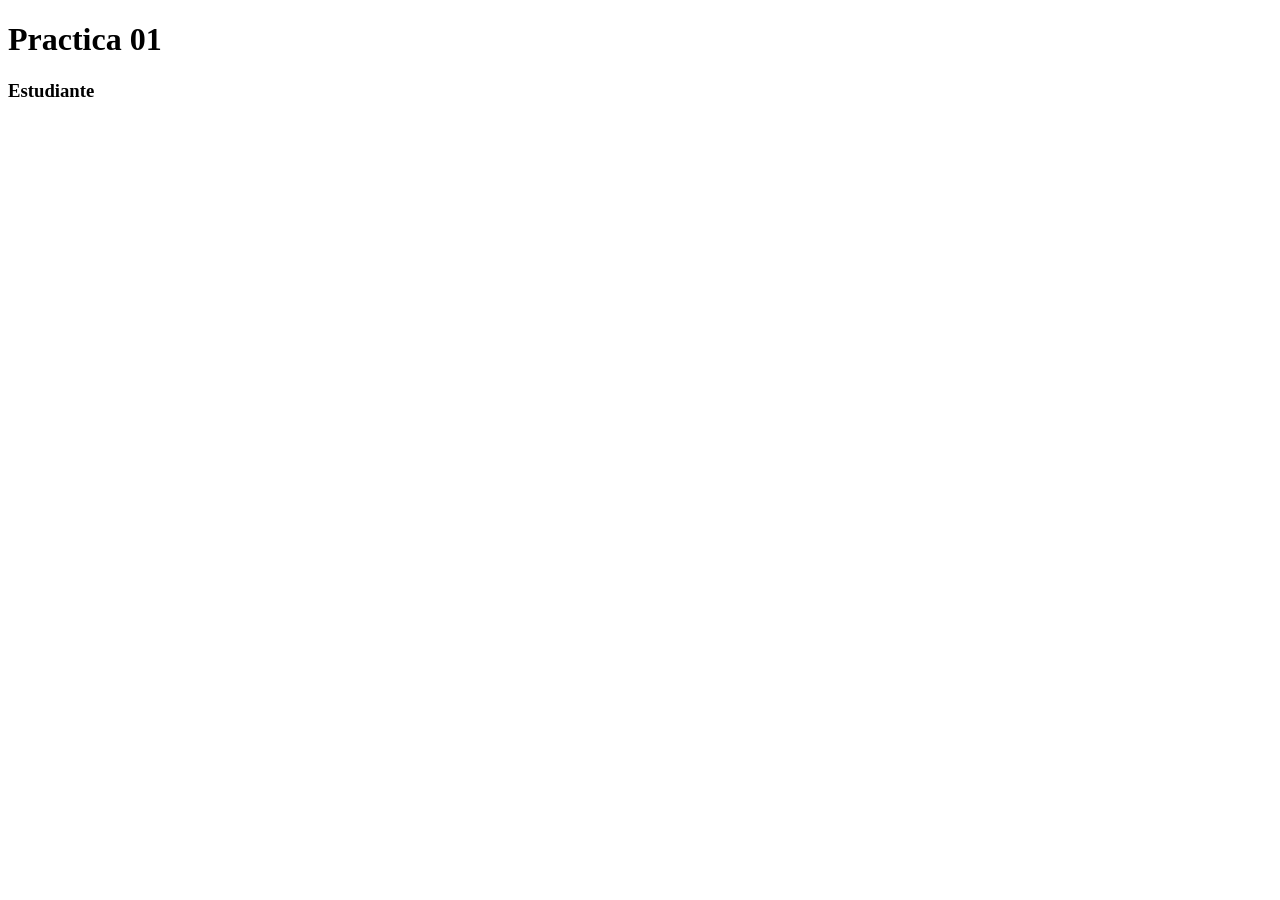
<file: 01-sintaxis/index.html>
<!DOCTYPE html>
<html lang="en">
<head>
    <meta charset="UTF-8">
    <meta name="viewport" content="width=device-width, initial-scale=1.0">
    <title>01-Sintaxis</title>
    <script src ="js/app.js"defer></script>
    <h1></h1>
</head>
<body>
 <h1>Practica 01</h1>
 <section id="info">
    <div class = "card">
        <h3>Estudiante</h3>
        <p id="nombre"></p>
        <p id="apellido"></p>
        <p id="ciclo"></p>
    </div>
 </section>
</body>
</html>
</file>
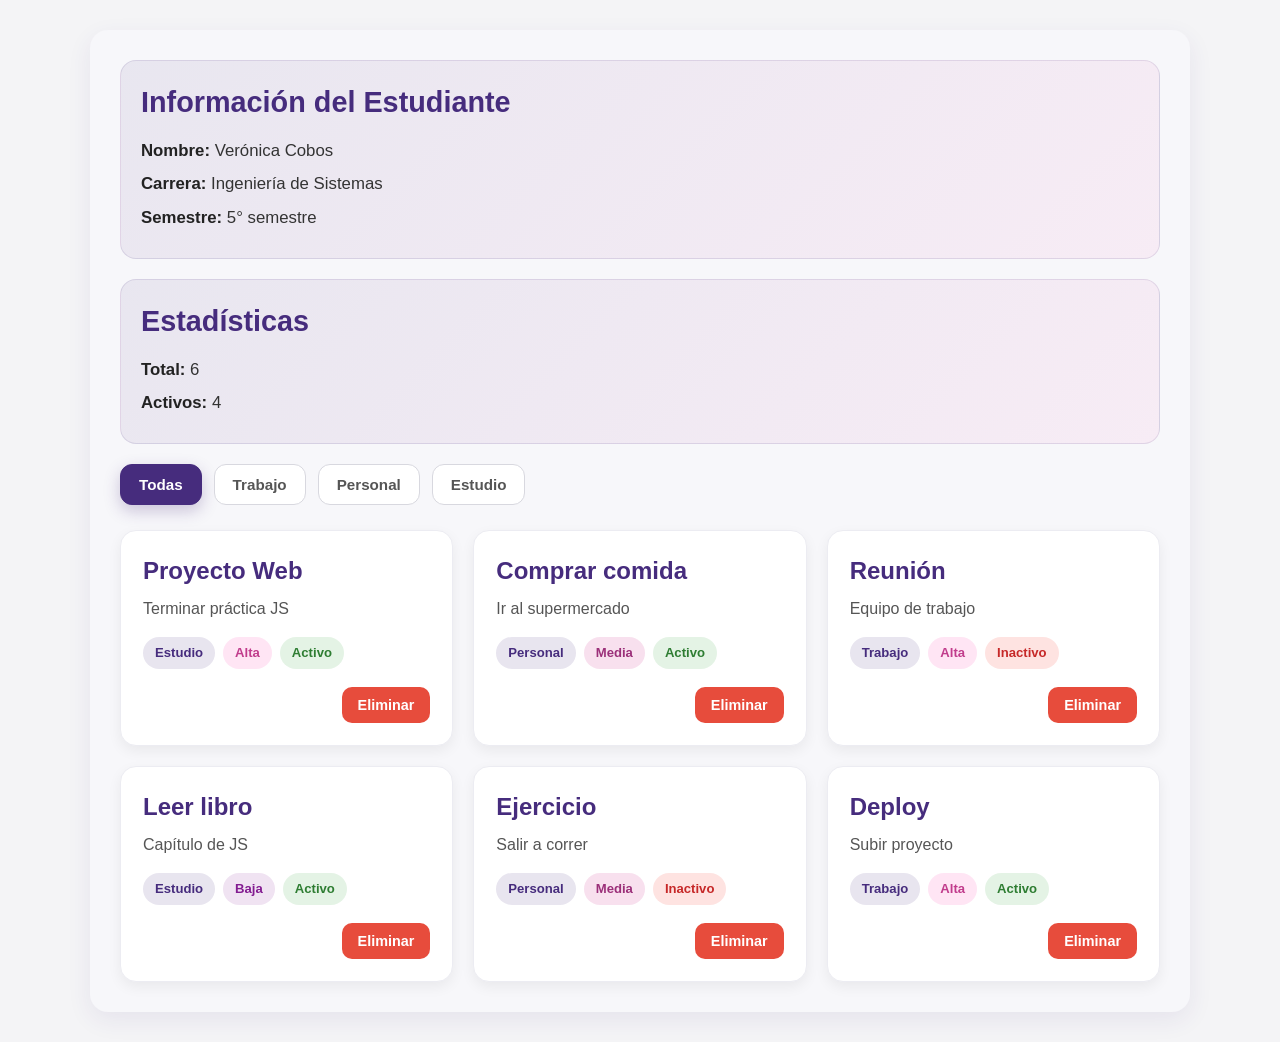
<file: 02-practica/index.html>
<!DOCTYPE html>
<html lang="es">
<head>
  <meta charset="UTF-8">
  <meta name="viewport" content="width=device-width, initial-scale=1.0">
  <title>Práctica 2 - DOM</title>
  <link rel="stylesheet" href="css/styles.css">
  <script src="js/app.js" defer></script>
</head>
<body>

  <div id="app">

    <div class="info-estudiante">
      <h2>Información del Estudiante</h2>
      <p><strong>Nombre:</strong> <span id="estudiante-nombre"></span></p>
      <p><strong>Carrera:</strong> <span id="estudiante-carrera"></span></p>
      <p><strong>Semestre:</strong> <span id="estudiante-semestre"></span></p>
    </div>

    <div class="estadisticas">
      <h2>Estadísticas</h2>
      <p><strong>Total:</strong> <span id="total-elementos"></span></p>
      <p><strong>Activos:</strong> <span id="elementos-activos"></span></p>
    </div>

    <div class="filtros">
      <button class="btn-filtro btn-filtro-activo" data-categoria="todas">Todas</button>
      <button class="btn-filtro" data-categoria="Trabajo">Trabajo</button>
      <button class="btn-filtro" data-categoria="Personal">Personal</button>
      <button class="btn-filtro" data-categoria="Estudio">Estudio</button>
    </div>

    <div id="contenedor-lista">
      <!-- Las tarjetas se insertarán aquí -->
    </div>

  </div>

</body>
</html>
</file>
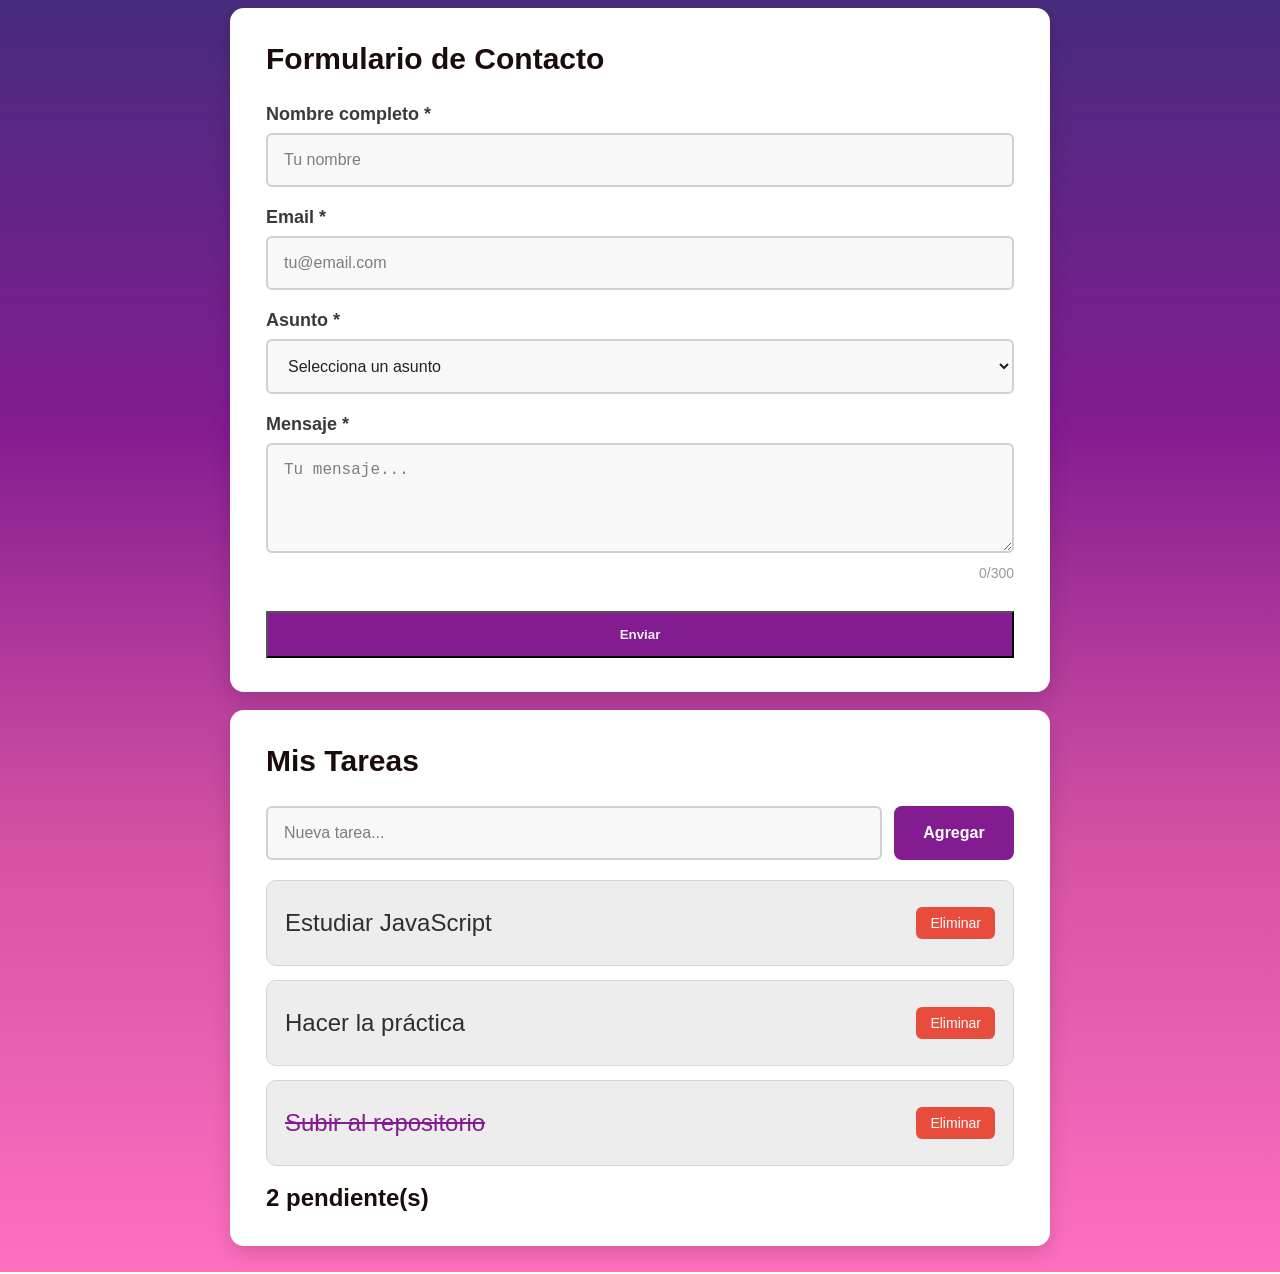
<file: 03-eventos/index.html>
<!DOCTYPE html>
<html lang="es">
<head>
  <meta charset="UTF-8">
  <title>Formulario y Tareas</title>

  <!-- AQUÍ VA EL CSS -->
  <link rel="stylesheet" href="css/styles.css">
</head>

<body>

  <section class="container">
    <h1>Formulario de Contacto</h1>

    <form id="formulario" novalidate>
      <div class="form-group">
        <label for="nombre">Nombre completo *</label>
        <input type="text" id="nombre" placeholder="Tu nombre">
        <p class="error-msg" id="error-nombre">El nombre es obligatorio y debe tener al menos 3 caracteres</p>
      </div>

      <div class="form-group">
        <label for="email">Email *</label>
        <input type="email" id="email" placeholder="tu@email.com">
        <p class="error-msg" id="error-email">Ingresa un email válido</p>
      </div>

      <div class="form-group">
        <label for="asunto">Asunto *</label>
        <select id="asunto">
          <option value="">Selecciona un asunto</option>
          <option value="consulta">Consulta general</option>
          <option value="soporte">Soporte técnico</option>
          <option value="sugerencia">Sugerencia</option>
        </select>
        <p class="error-msg" id="error-asunto">Selecciona un asunto</p>
      </div>

      <div class="form-group">
        <label for="mensaje">Mensaje *</label>
        <textarea id="mensaje" rows="4" maxlength="300" placeholder="Tu mensaje..."></textarea>
        <p class="char-count"><span id="chars">0</span>/300</p>
        <p class="error-msg" id="error-mensaje">El mensaje debe tener al menos 10 caracteres</p>
      </div>

      <button type="submit">Enviar</button>
    </form>

    <div id="resultado"></div>
  </section>

  <section class="container">
    <h2>Mis Tareas</h2>

    <div class="input-group">
      <input type="text" id="nueva-tarea" placeholder="Nueva tarea...">
      <button type="button" id="btn-agregar" data-action="agregar">Agregar</button>
    </div>

    <ul id="lista-tareas"></ul>
    <p id="contador-tareas">0 pendiente(s)</p>
  </section>

  <!-- AQUÍ VA TU JS -->
  <script src="js/app.js"></script>

</body>
</html>
</file>
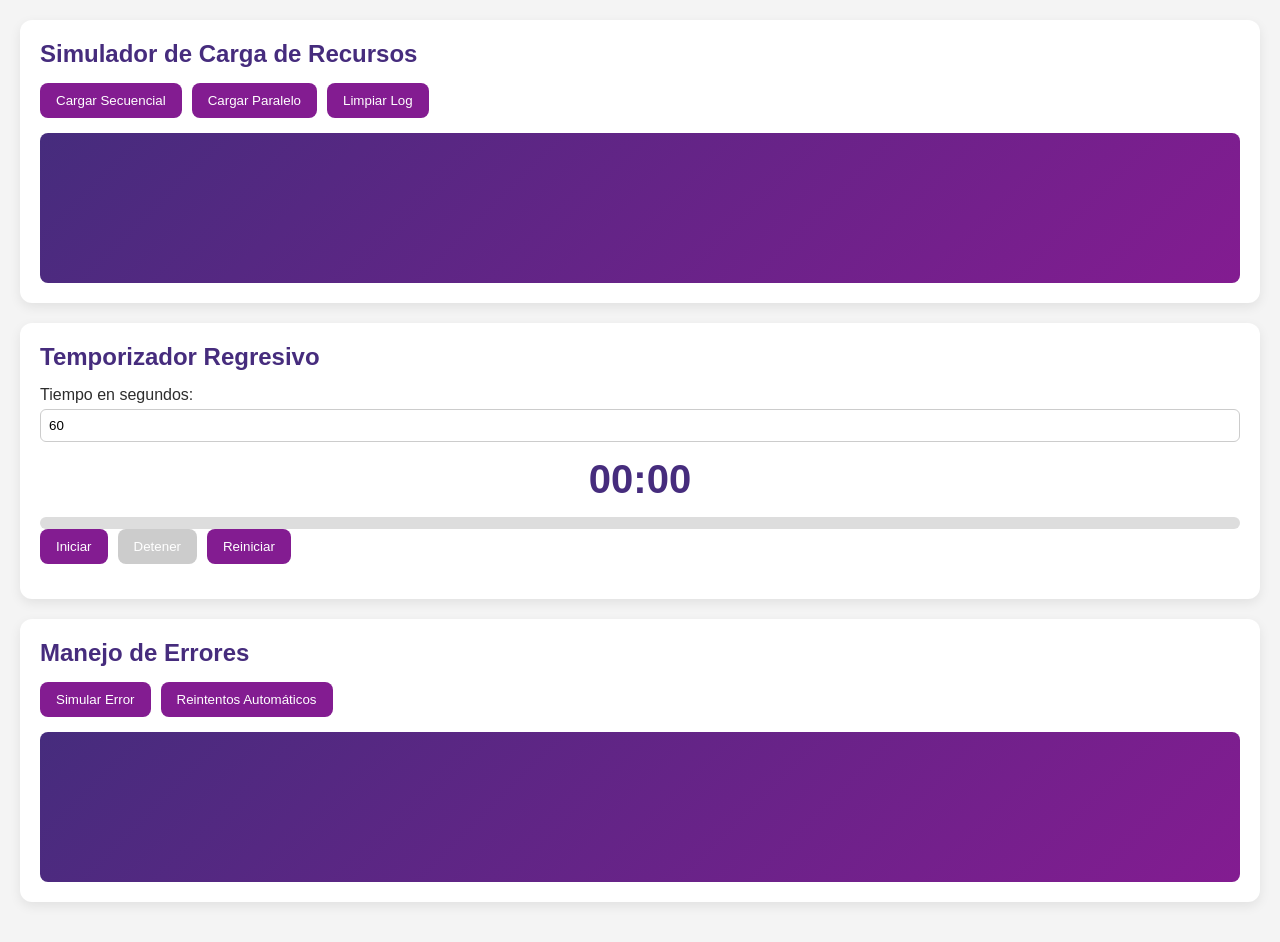
<file: 05-asincronia/index.html>
<!DOCTYPE html>
<html lang="es">
<head>
  <meta charset="UTF-8">
  <meta name="viewport" content="width=device-width, initial-scale=1.0">
  <title>Práctica 5 - Asincronía</title>
  <link rel="stylesheet" href="css/styles.css">
</head>
<body>
  <main class="page">
    <!-- SECCIÓN 1: CARGA SECUENCIAL VS PARALELA -->
    <section class="container">
      <h1>Simulador de Carga de Recursos</h1>
      
      <div class="button-group">
        <button type="button" id="btn-secuencial">Cargar Secuencial</button>
        <button type="button" id="btn-paralelo">Cargar Paralelo</button>
        <button type="button" id="btn-limpiar">Limpiar Log</button>
      </div>

      <div id="log" class="log"></div>
      
      <div id="resultados" class="resultados"></div>
    </section>

    <!-- SECCIÓN 2: TEMPORIZADOR -->
    <section class="container">
      <h2>Temporizador Regresivo</h2>

      <div class="form-group">
        <label for="input-tiempo">Tiempo en segundos:</label>
        <input type="number" id="input-tiempo" value="60" min="1" max="600">
      </div>

      <div id="display" class="display">00:00</div>

      <div class="progress-container">
        <div id="barra-progreso" class="progress-bar"></div>
      </div>

      <div class="button-group">
        <button type="button" id="btn-iniciar">Iniciar</button>
        <button type="button" id="btn-detener">Detener</button>
        <button type="button" id="btn-reiniciar">Reiniciar</button>
      </div>
    </section>

    <!-- SECCIÓN 3: MANEJO DE ERRORES -->
    <section class="container">
      <h2>Manejo de Errores</h2>

      <div class="button-group">
        <button type="button" id="btn-error">Simular Error</button>
        <button type="button" id="btn-reintentos">Reintentos Automáticos</button>
      </div>

      <div id="log-errores" class="log"></div>
    </section>
  </main>

  <script defer src="js/app.js"></script>
</body>
</html>
</file>
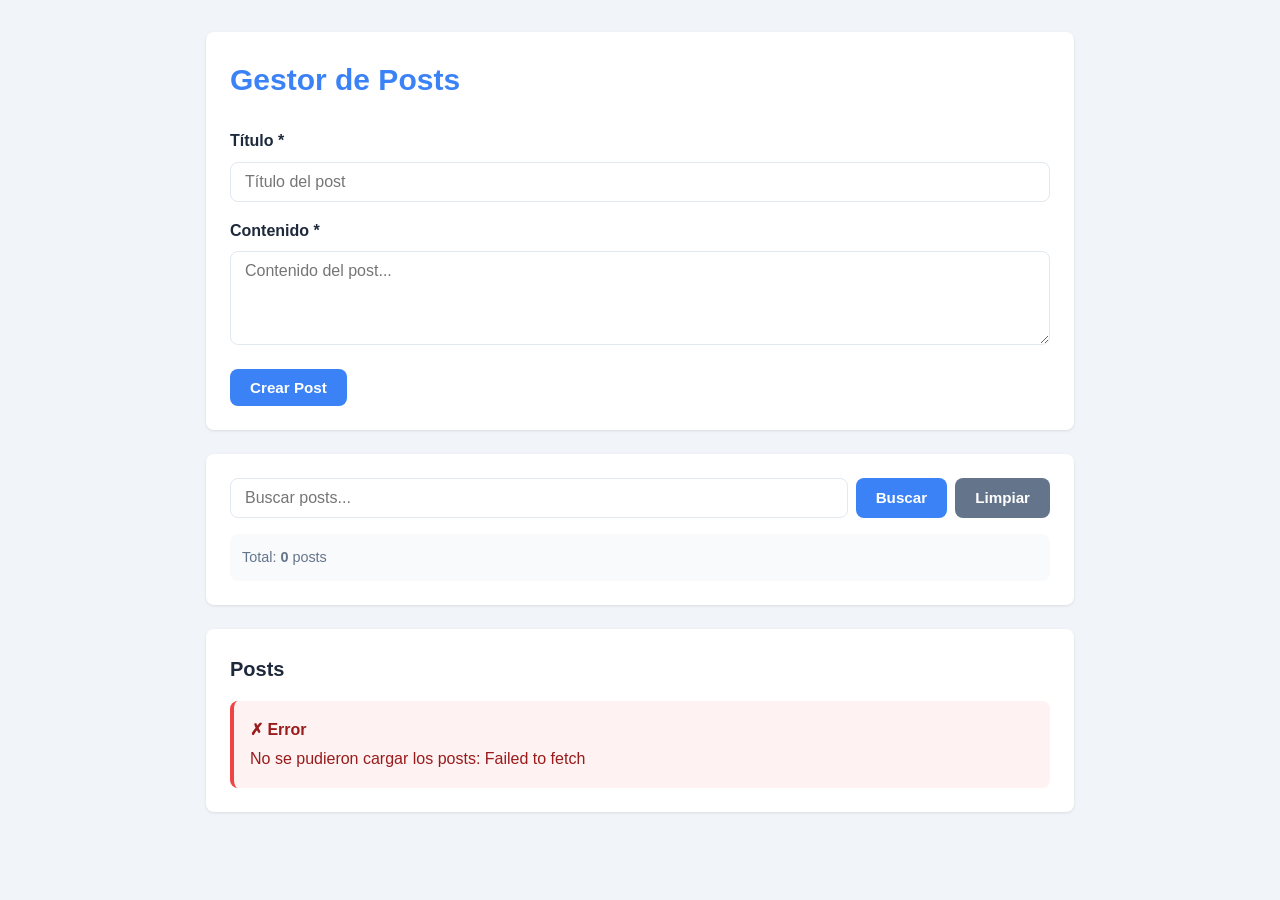
<file: 06-fetch-api/index.html>
<!DOCTYPE html>
<html lang="es">
<head>
  <meta charset="UTF-8">
  <meta name="viewport" content="width=device-width, initial-scale=1.0">
  <title>Práctica 6 - Fetch API</title>
  <link rel="stylesheet" href="css/styles.css">
</head>
<body>
  <main class="page">
    <section class="container">
      <h1>Gestor de Posts</h1>
      
      <form id="form-post" class="form-post">
        <input type="hidden" id="post-id">
        
        <div class="form-group">
          <label for="titulo">Título *</label>
          <input type="text" id="titulo" placeholder="Título del post" required>
        </div>

        <div class="form-group">
          <label for="contenido">Contenido *</label>
          <textarea id="contenido" rows="4" placeholder="Contenido del post..." required></textarea>
        </div>

        <div class="form-actions">
          <button type="submit" id="btn-submit">Crear Post</button>
          <button type="button" id="btn-cancelar" class="btn-secondary" style="display: none;">Cancelar</button>
        </div>
      </form>
    </section>

    <section class="container">
      <div class="search-bar">
        <input type="search" id="input-buscar" placeholder="Buscar posts...">
        <button type="button" id="btn-buscar">Buscar</button>
        <button type="button" id="btn-limpiar" class="btn-secondary">Limpiar</button>
      </div>
      
      <div class="stats">
        <p id="contador">Total: <strong>0</strong> posts</p>
      </div>
    </section>

    <section class="container">
      <h2>Posts</h2>
      <div id="lista-posts" class="lista-posts"></div>
      <div id="mensaje-estado" class="mensaje-estado oculto"></div>
    </section>
  </main>

  <script defer src="js/apiService.js"></script>
  <script defer src="js/component.js"></script>
  <script defer src="js/app.js"></script>
</body>
</html>
</file>
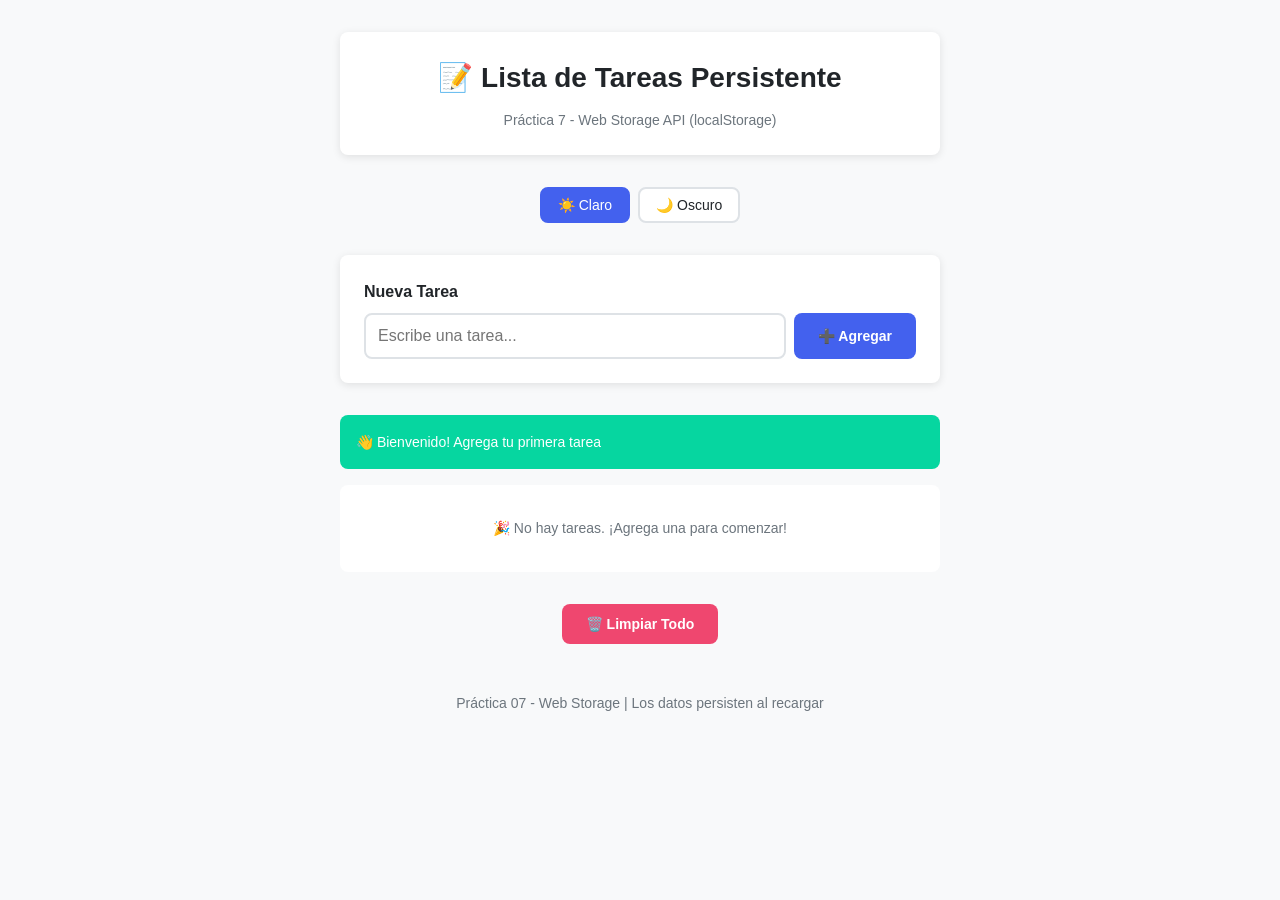
<file: 07-storage/index.html>
<!DOCTYPE html>
<html lang="es">
<head>
  <meta charset="UTF-8">
  <meta name="viewport" content="width=device-width, initial-scale=1.0">
  <title>Práctica 07 - Web Storage | Lista de Tareas</title>
  <link rel="stylesheet" href="css/styles.css">
</head>
<body>
  <div class="container">
    <!-- Header -->
    <header class="header">
      <h1 class="header__title">📝 Lista de Tareas Persistente</h1>
      <p class="header__subtitle">Práctica 7 - Web Storage API (localStorage)</p>
    </header>

    <!-- Selector de tema simple -->
    <section class="theme-selector">
      <button class="theme-btn theme-btn--active" data-theme="claro">☀️ Claro</button>
      <button class="theme-btn" data-theme="oscuro">🌙 Oscuro</button>
    </section>

    <!-- Formulario para crear tarea -->
    <section class="form-section">
      <form class="task-form" id="form-tarea">
        <div class="form-group">
          <label for="input-tarea" class="form-label">Nueva Tarea</label>
          <div class="form-input-group">
            <input 
              type="text" 
              id="input-tarea" 
              class="form-input" 
              placeholder="Escribe una tarea..." 
              maxlength="100"
              required
              autocomplete="off"
            >
            <button type="submit" class="btn btn--primary">
              ➕ Agregar
            </button>
          </div>
        </div>
      </form>
    </section>

    <!-- Mensaje de estado -->
    <div id="mensaje-estado" class="mensaje oculto"></div>

    <!-- Lista de tareas -->
    <section class="tasks-section">
      <ul class="tasks-list" id="lista-tareas">
        <!-- Las tareas se renderizan aquí -->
      </ul>
    </section>

    <!-- Botón limpiar todo -->
    <section class="actions">
      <button class="btn btn--danger" id="btn-limpiar">
        🗑️ Limpiar Todo
      </button>
    </section>

    <!-- Footer -->
    <footer class="footer">
      <p>Práctica 07 - Web Storage | Los datos persisten al recargar</p>
    </footer>
  </div>

  <!-- Scripts -->
  <script src="js/storage.js"></script>
  <script src="js/app.js"></script>
</body>
</html>
</file>
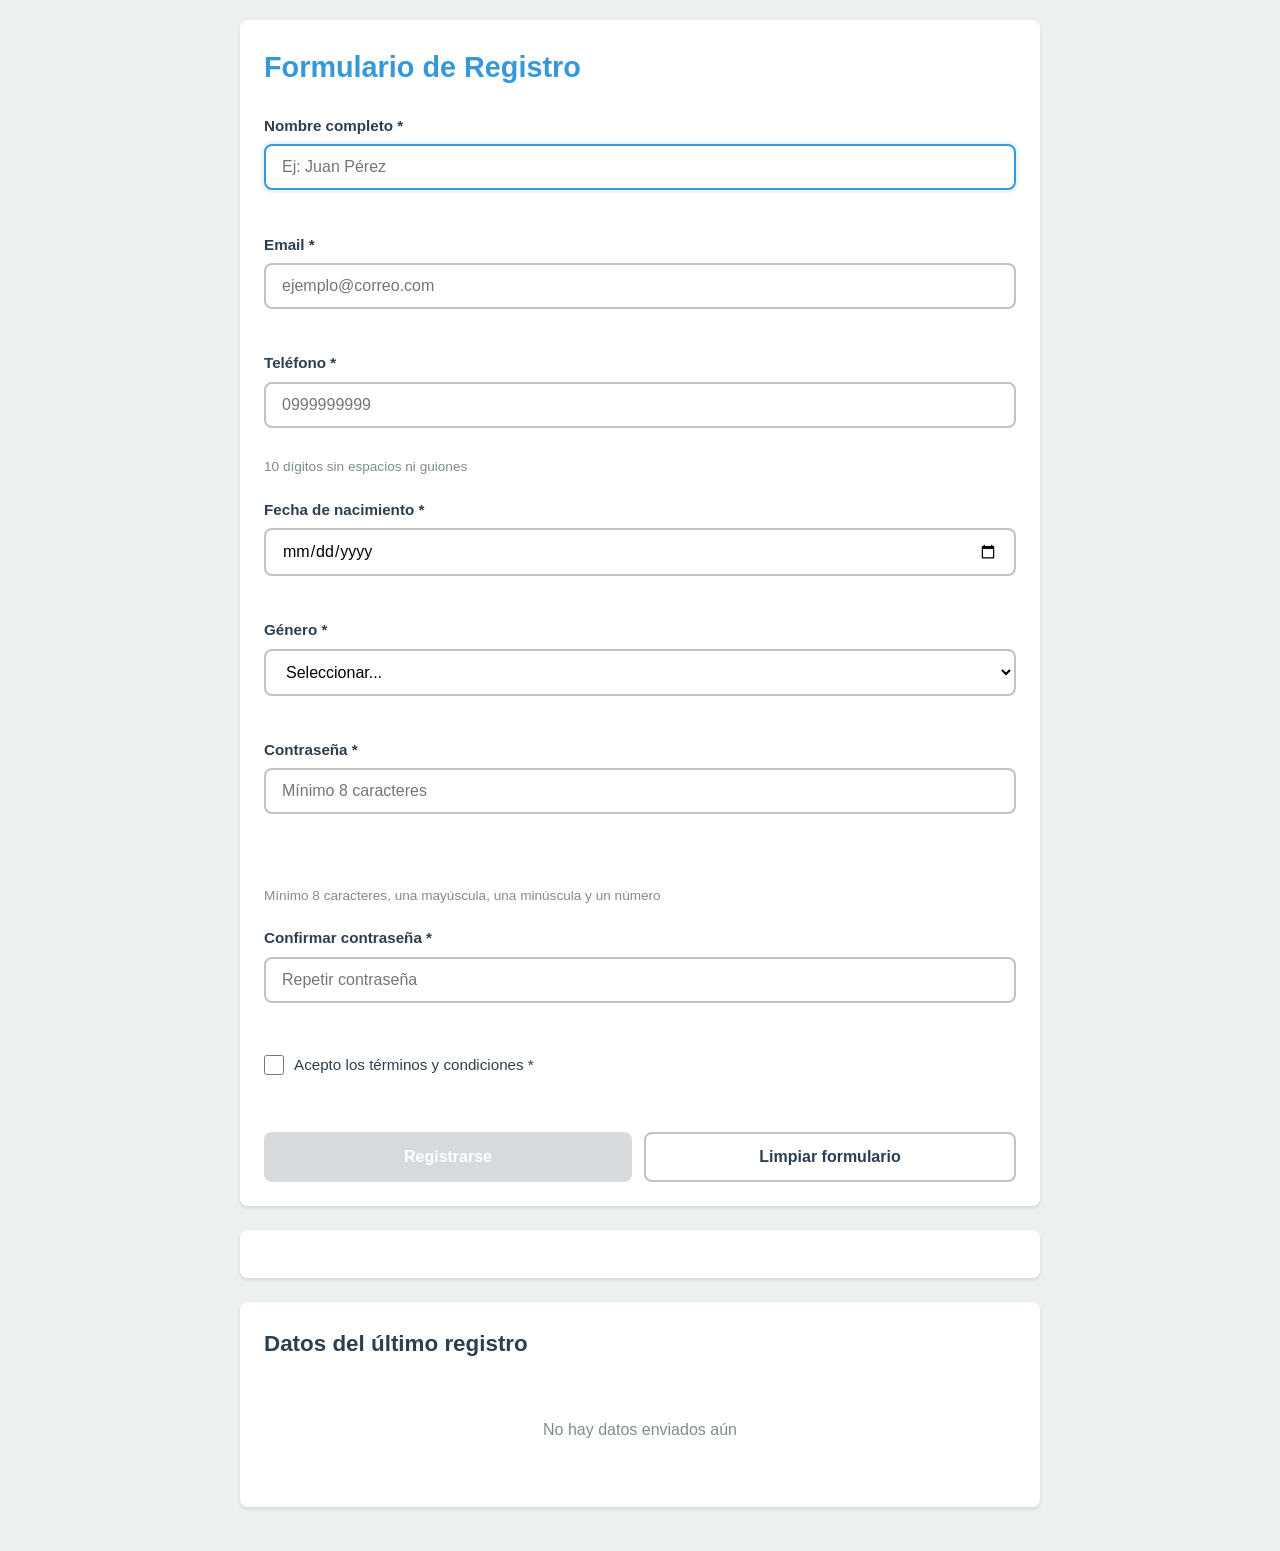
<file: 08-formularios-validacion/index.html>
<!DOCTYPE html>
<html lang="es">
<head>
  <meta charset="UTF-8">
  <meta name="viewport" content="width=device-width, initial-scale=1.0">
  <title>Práctica 8 - Formularios y Validación</title>
  <link rel="stylesheet" href="css/styles.css">
</head>
<body>
  <main class="page">
    <!-- SECCIÓN 1: FORMULARIO DE REGISTRO -->
    <section class="container">
      <h1>Formulario de Registro</h1>
      
      <form id="form-registro" class="form-registro" novalidate>
        
        <div class="form-group">
          <label for="nombre">Nombre completo *</label>
          <input 
            type="text" 
            id="nombre" 
            name="nombre" 
            placeholder="Ej: Juan Pérez" 
            required 
            minlength="3"
            maxlength="50">
          <div class="error-mensaje"></div>
        </div>

        <div class="form-group">
          <label for="email">Email *</label>
          <input 
            type="email" 
            id="email" 
            name="email" 
            placeholder="ejemplo@correo.com" 
            required>
          <div class="error-mensaje"></div>
        </div>

        <div class="form-group">
          <label for="telefono">Teléfono *</label>
          <input 
            type="tel" 
            id="telefono" 
            name="telefono" 
            placeholder="0999999999" 
            required
            pattern="[0-9]{10}">
          <div class="error-mensaje"></div>
          <small class="help-text">10 dígitos sin espacios ni guiones</small>
        </div>

        <div class="form-group">
          <label for="fecha_nacimiento">Fecha de nacimiento *</label>
          <input 
            type="date" 
            id="fecha_nacimiento" 
            name="fecha_nacimiento" 
            required>
          <div class="error-mensaje"></div>
        </div>

        <div class="form-group">
          <label for="genero">Género *</label>
          <select id="genero" name="genero" required>
            <option value="">Seleccionar...</option>
            <option value="masculino">Masculino</option>
            <option value="femenino">Femenino</option>
            <option value="otro">Otro</option>
            <option value="prefiero_no_decir">Prefiero no decir</option>
          </select>
          <div class="error-mensaje"></div>
        </div>

        <div class="form-group">
          <label for="password">Contraseña *</label>
          <input 
            type="password" 
            id="password" 
            name="password" 
            placeholder="Mínimo 8 caracteres" 
            required 
            minlength="8">
          <div class="password-strength" id="password-strength"></div>
          <div class="error-mensaje"></div>
          <small class="help-text">Mínimo 8 caracteres, una mayúscula, una minúscula y un número</small>
        </div>

        <div class="form-group">
          <label for="confirmar_password">Confirmar contraseña *</label>
          <input 
            type="password" 
            id="confirmar_password" 
            name="confirmar_password" 
            placeholder="Repetir contraseña" 
            required>
          <div class="error-mensaje"></div>
        </div>

        <div class="form-group form-group-checkbox">
          <label class="checkbox-label">
            <input 
              type="checkbox" 
              id="terminos" 
              name="terminos" 
              required>
            <span>Acepto los términos y condiciones *</span>
          </label>
          <div class="error-mensaje"></div>
        </div>

        <div class="form-actions">
          <button type="submit" id="btn-enviar" class="btn-submit">
            Registrarse
          </button>
          <button type="button" id="btn-limpiar" class="btn-secondary">
            Limpiar formulario
          </button>
        </div>
      </form>
    </section>

    <!-- SECCIÓN 2: MENSAJES DE ESTADO -->
    <section class="container">
      <div id="mensaje-estado" class="mensaje-estado oculto"></div>
    </section>

    <!-- SECCIÓN 3: DATOS ENVIADOS (solo para demostración) -->
    <section class="container">
      <h2>Datos del último registro</h2>
      <div id="resultado-registro" class="resultado-vacio">
        <p>No hay datos enviados aún</p>
      </div>
    </section>
  </main>

  <script defer src="js/validacion.js"></script>
  <script defer src="js/components.js"></script>
  <script defer src="js/app.js"></script>
</body>
</html>
</file>
<file: 02-practica/css/styles.css>
* {
  margin: 0;
  padding: 0;
  box-sizing: border-box;
}

body {
  font-family: Arial, sans-serif;
  background: #f4f4f6;
  color: #333;
  line-height: 1.5;
  padding: 30px 15px;
}

#app {
  max-width: 1100px;
  margin: 0 auto;
  background: #f7f7fa;
  padding: 30px;
  border-radius: 18px;
  box-shadow: 0 8px 24px rgba(70, 44, 125, 0.08);
}

/* SECCIONES SUPERIORES */
.info-estudiante,
.estadisticas {
  background: linear-gradient(135deg, rgba(70, 44, 125, 0.08), rgba(255, 112, 191, 0.08));
  border: 1px solid rgba(70, 44, 125, 0.12);
  border-radius: 16px;
  padding: 20px;
  margin-bottom: 20px;
}

.info-estudiante h2,
.estadisticas h2 {
  color: #462C7D;
  margin-bottom: 14px;
  font-size: 1.8rem;
}

.info-estudiante p,
.estadisticas p {
  margin-bottom: 8px;
  font-size: 1.05rem;
}

.info-estudiante strong,
.estadisticas strong {
  color: #222;
}

/* FILTROS */
.filtros {
  display: flex;
  flex-wrap: wrap;
  gap: 12px;
  margin-bottom: 25px;
}

.btn-filtro {
  border: 1px solid #d8d8df;
  background: #fff;
  color: #555;
  padding: 11px 18px;
  border-radius: 12px;
  font-size: 0.95rem;
  font-weight: 600;
  cursor: pointer;
  transition: all 0.25s ease;
}

.btn-filtro:hover {
  transform: translateY(-2px);
  border-color: #D552A3;
  color: #831C91;
  box-shadow: 0 5px 14px rgba(131, 28, 145, 0.15);
}

.btn-filtro-activo {
  background: #462C7D;
  color: #fff;
  border-color: #462C7D;
  box-shadow: 0 6px 16px rgba(70, 44, 125, 0.25);
}

/* CONTENEDOR DE TARJETAS */
#contenedor-lista {
  display: grid;
  grid-template-columns: repeat(auto-fit, minmax(280px, 1fr));
  gap: 20px;
}

/* TARJETAS */
.card {
  background: #fff;
  border-radius: 16px;
  padding: 22px;
  border: 1px solid #ececf2;
  box-shadow: 0 5px 14px rgba(0, 0, 0, 0.06);
  transition: transform 0.25s ease, box-shadow 0.25s ease;
}

.card:hover {
  transform: translateY(-6px);
  box-shadow: 0 12px 26px rgba(70, 44, 125, 0.14);
}

.card h3 {
  color: #462C7D;
  font-size: 1.5rem;
  margin-bottom: 8px;
}

.card p {
  color: #555;
  margin-bottom: 16px;
  font-size: 1rem;
}

/* BADGES */
.badges {
  display: flex;
  flex-wrap: wrap;
  gap: 8px;
  margin-bottom: 18px;
}

.badge {
  display: inline-block;
  padding: 6px 12px;
  border-radius: 999px;
  font-size: 0.82rem;
  font-weight: 700;
}

/* Categoría */
.badge-categoria {
  background: rgba(70, 44, 125, 0.12);
  color: #462C7D;
}

/* Prioridades */
.prioridad-alta {
  background: rgba(255, 112, 191, 0.18);
  color: #c13c8c;
}

.prioridad-media {
  background: rgba(213, 82, 163, 0.18);
  color: #9b2f79;
}

.prioridad-baja {
  background: rgba(131, 28, 145, 0.12);
  color: #831C91;
}

/* Estado */
.estado-activo {
  background: rgba(76, 175, 80, 0.15);
  color: #2e7d32;
}

.estado-inactivo {
  background: rgba(244, 67, 54, 0.15);
  color: #c62828;
}

/* ACCIONES */
.card-actions {
  display: flex;
  justify-content: flex-end;
  align-items: center;
}

.btn-eliminar {
  background: #e74c3c;
  color: white;
  border: none;
  padding: 10px 16px;
  border-radius: 10px;
  font-size: 0.9rem;
  font-weight: 700;
  cursor: pointer;
  transition: all 0.25s ease;
}

.btn-eliminar:hover {
  background: #c0392b;
  transform: scale(1.05);
  box-shadow: 0 8px 18px rgba(192, 57, 43, 0.25);
}

/* RESPONSIVE */
@media (max-width: 768px) {
  #app {
    padding: 20px;
  }

  .info-estudiante h2,
  .estadisticas h2 {
    font-size: 1.5rem;
  }

  .card h3 {
    font-size: 1.3rem;
  }

  .btn-filtro {
    width: 100%;
    text-align: center;
  }
}

@media (max-width: 480px) {
  body {
    padding: 15px 10px;
  }

  #app {
    padding: 16px;
    border-radius: 14px;
  }

  .info-estudiante,
  .estadisticas {
    padding: 16px;
  }

  .card {
    padding: 18px;
  }

  .card-actions {
    justify-content: center;
  }

  .btn-eliminar {
    width: 100%;
  }
}
</file>
<file: 03-eventos/css/styles.css>
* {
  box-sizing: border-box;
  margin: 0;
  padding: 0;
}

body {
  font-family: Arial, sans-serif;
  background: linear-gradient(180deg, #462C7D, #831C91, #D552A3, #FF70BF);
  color: #222;
  padding: 8px;
}

/* CONTENEDORES */
.container {
  max-width: 820px;
  margin: 0 auto 18px auto;
  background-color: #ffffff;
  border-radius: 14px;
  padding: 34px 36px;
  box-shadow: 0 8px 20px rgba(0, 0, 0, 0.15);
}

/* TÍTULOS */
h1, h2 {
  font-size: 30px;
  font-weight: 800;
  margin-bottom: 28px;
  color: #1B0C0C;
}

/* FORMULARIO */
.form-group {
  margin-bottom: 20px;
}

label {
  display: block;
  font-size: 18px;
  font-weight: 700;
  margin-bottom: 8px;
  color: #3a3a3a;
}

input,
select,
textarea {
  width: 100%;
  padding: 16px 16px;
  font-size: 16px;
  border: 2px solid #d0d0d0;
  border-radius: 6px;
  background-color: #f8f8f8;
  color: #222;
  outline: none;
  transition: border-color 0.2s ease, box-shadow 0.2s ease;
}

input::placeholder,
textarea::placeholder {
  color: #7d7d7d;
}

input:focus,
select:focus,
textarea:focus {
  border-color: #831C91;
  box-shadow: 0 0 0 3px rgba(131, 28, 145, 0.25);
}

textarea {
  resize: vertical;
  min-height: 110px;
}

/* CONTADOR */
.char-count {
  text-align: right;
  font-size: 14px;
  color: #999;
  margin-top: 8px;
}

/* BOTONES GENERALES */
button[type="submit"] {
  width: 100%;
  background-color: #831C91;
  color: #fff;
  padding: 14px 18px;
  margin-top: 10px;
}

button:hover {
  transform: translateY(-1px);
  opacity: 0.9;
}

button:active {
  transform: scale(0.98);
}

/* BOTÓN ENVIAR */
button[type="submit"] {
  width: 100%;
  background-color: #831C91;
  color: #E8EDF2;
  padding: 14px 18px;
  margin-top: 10px;
  font-weight: 700;
}

/* MENSAJES DE ERROR */
.error-msg {
  display: none;
  color: #e74c3c;
  font-size: 14px;
  margin-top: 8px;
  font-weight: 600;
}

.error-msg.visible {
  display: block;
}

.error {
  border-color: #e74c3c !important;
  background-color: #fff8f7;
}

/* RESULTADO */
#resultado {
  display: none;
  margin-top: 20px;
  padding: 18px;
  border-radius: 8px;
  background-color: #f8f8f8;
  border: 1px solid #d8d8d8;
  line-height: 1.6;
}

#resultado.visible {
  display: block;
}

#resultado strong {
  display: block;
  margin-bottom: 10px;
  font-size: 18px;
}

/* SECCIÓN TAREAS */
.input-group {
  display: flex;
  gap: 12px;
  margin-bottom: 20px;
}

.input-group input {
  flex: 1;
}

#btn-agregar {
  background-color: #831C91;
  color: #fff;
  padding: 12px 18px;
  font-size: 16px;
  font-weight: 700;
  border-radius: 8px;
  border: none;
  min-width: 120px;
}

/* LISTA DE TAREAS */
#lista-tareas {
  list-style: none;
  padding: 0;
  margin: 0 0 18px 0;
}

.tarea-item,
.estado-vacio {
  display: flex;
  justify-content: space-between;
  align-items: center;
  gap: 16px;
  background-color: #ededed;
  border: 1.5px solid #d5d5d5;
  border-radius: 10px;
  padding: 16px 18px;
  margin-bottom: 14px;
  min-height: 86px;
}

.tarea-texto {
  font-size: 24px;
  color: #2f2f2f;
  cursor: pointer;
  word-break: break-word;
  flex: 1;
}

.tarea-item.completada .tarea-texto {
  color: #831C91;
  text-decoration: line-through;
}

.btn-eliminar {
  background-color: #e74c3c;
  color: #fff;
  padding: 8px 14px;
  font-size: 14px;
  border-radius: 6px;
  border: none;
}

#contador-tareas {
  font-size: 24px;
  font-weight: 800;
  color: #1B0C0C;
}

/* ESTADO VACÍO */
.estado-vacio {
  justify-content: center;
  color: #777;
  font-size: 18px;
  font-weight: 600;
}

/* RESPONSIVE */
@media (max-width: 700px) {
  .container {
    padding: 24px 20px;
  }

  h1,
  h2 {
    font-size: 30px;
  }

  .input-group {
    flex-direction: column;
  }

  #btn-agregar {
    width: 100%;
    min-width: auto;
    padding: 14px 18px;
  }

  .tarea-item,
  .estado-vacio {
    flex-direction: column;
    align-items: stretch;
  }

  .btn-eliminar {
    width: 100%;
  }
  
  .tarea-texto {
    font-size: 18px;
    color: #333;
  }

  #contador-tareas {
    font-size: 20px;
  }
}
</file>
<file: 05-asincronia/css/styles.css>
/* =========================
   RESET BÁSICO
========================= */
* {
  margin: 0;
  padding: 0;
  box-sizing: border-box;
  font-family: 'Segoe UI', sans-serif;
}

/* =========================
   COLORES (PALETA)
========================= */
:root {
  --color-dark: #462C7D;
  --color-primary: #831C91;
  --color-secondary: #D552A3;
  --color-accent: #FF70BF;
  --color-bg: #F4F4F4;
  --color-text: #2D2D2D;
  --color-white: #FFFFFF;
}

/* =========================
   BODY
========================= */
body {
  background-color: var(--color-bg);
  color: var(--color-text);
}

/* =========================
   CONTENEDORES
========================= */
.page {
  padding: 20px;
}

.container {
  background: var(--color-white);
  border-radius: 12px;
  padding: 20px;
  margin-bottom: 20px;
  box-shadow: 0 4px 12px rgba(0,0,0,0.08);
}

/* =========================
   TÍTULOS
========================= */
h1, h2 {
  margin-bottom: 15px;
  color: var(--color-dark);
}

/* =========================
   BOTONES
========================= */
.button-group {
  display: flex;
  gap: 10px;
  margin-bottom: 15px;
  flex-wrap: wrap;
}

button {
  padding: 10px 16px;
  border: none;
  border-radius: 8px;
  background: var(--color-primary);
  color: var(--color-white);
  cursor: pointer;
  transition: 0.3s;
  font-weight: 500;
}

button:hover {
  background: var(--color-secondary);
}

button:disabled {
  background: #ccc;
  cursor: not-allowed;
}

/* =========================
   LOGS
========================= */
/* =========================
   LOGS
========================= */
.log {
  background: linear-gradient(135deg, #462C7D, #831C91);
  color: #fff;
  padding: 12px;
  border-radius: 8px;
  height: 150px;
  overflow-y: auto;
  font-size: 13px;
}

.log-item {
  margin-bottom: 5px;
}

.log-info {
  color: #ddd;
}

.log-success {
  color: #4CAF50;
}

.log-error {
  color: #FF5252;
}

.log-warning {
  color: #FFC107;
}

/* =========================
   RESULTADOS
========================= */
.resultados {
  margin-top: 15px;
  padding: 15px;
  border-radius: 8px;
  background: linear-gradient(
    135deg,
    var(--color-primary),
    var(--color-accent)
  );
  color: white;
  display: none;
}

.resultados.visible {
  display: block;
}

/* =========================
   INPUTS
========================= */
.form-group {
  margin-bottom: 10px;
}

input {
  padding: 8px;
  border-radius: 6px;
  border: 1px solid #ccc;
  width: 100%;
  margin-top: 5px;
}

/* =========================
   TEMPORIZADOR
========================= */
.display {
  font-size: 40px;
  text-align: center;
  margin: 15px 0;
  color: var(--color-dark);
  font-weight: bold;
}

/* alerta (últimos segundos) */
.display.alerta {
  color: var(--color-accent);
}

/* =========================
   BARRA DE PROGRESO
========================= */
.progress-container {
  width: 100%;
  height: 12px;
  background: #ddd;
  border-radius: 10px;
  overflow: hidden;
}

.progress-bar {
  height: 100%;
  width: 0%;
  background: linear-gradient(
    90deg,
    var(--color-primary),
    var(--color-accent)
  );
  transition: width 0.3s;
}

/* alerta barra */
.progress-bar.alerta {
  background: var(--color-accent);
}

/* =========================
   SCROLL BONITO
========================= */
.log::-webkit-scrollbar {
  width: 6px;
}

.log::-webkit-scrollbar-thumb {
  background: var(--color-primary);
  border-radius: 5px;
}
</file>
<file: 06-fetch-api/css/styles.css>
* {
  margin: 0;
  padding: 0;
  box-sizing: border-box;
}

:root {
  --color-primary: #3b82f6;
  --color-primary-dark: #2563eb;
  --color-secondary: #64748b;
  --color-danger: #ef4444;
  --color-danger-dark: #dc2626;
  --color-success: #10b981;
  --color-warning: #f59e0b;
  --color-bg: #f1f5f9;
  --color-card: #ffffff;
  --color-text: #1e293b;
  --color-text-muted: #64748b;
  --color-border: #e2e8f0;
  --shadow: 0 1px 3px rgba(0,0,0,0.1);
  --shadow-md: 0 4px 6px rgba(0,0,0,0.1);
  --radius: 8px;
}

body {
  font-family: -apple-system, BlinkMacSystemFont, 'Segoe UI', Roboto, sans-serif;
  background: var(--color-bg);
  color: var(--color-text);
  line-height: 1.6;
  min-height: 100vh;
}

.page {
  max-width: 900px;
  margin: 0 auto;
  padding: 2rem 1rem;
}

.container {
  background: var(--color-card);
  padding: 1.5rem;
  border-radius: var(--radius);
  box-shadow: var(--shadow);
  margin-bottom: 1.5rem;
}

h1 {
  color: var(--color-primary);
  margin-bottom: 1.5rem;
  font-size: 1.875rem;
}

h2 {
  color: var(--color-text);
  margin-bottom: 1rem;
  font-size: 1.25rem;
}

.form-group {
  margin-bottom: 1rem;
}

label {
  display: block;
  font-weight: 600;
  margin-bottom: 0.5rem;
  color: var(--color-text);
}

input[type="text"],
input[type="search"],
textarea {
  width: 100%;
  padding: 0.625rem 0.875rem;
  border: 1px solid var(--color-border);
  border-radius: var(--radius);
  font-size: 1rem;
  font-family: inherit;
  transition: border-color 0.2s, box-shadow 0.2s;
}

input:focus,
textarea:focus {
  outline: none;
  border-color: var(--color-primary);
  box-shadow: 0 0 0 3px rgba(59, 130, 246, 0.1);
}

textarea {
  resize: vertical;
  min-height: 80px;
}

button {
  padding: 0.625rem 1.25rem;
  border: none;
  border-radius: var(--radius);
  font-size: 0.95rem;
  font-weight: 600;
  cursor: pointer;
  transition: background-color 0.2s, transform 0.1s;
  background: var(--color-primary);
  color: white;
}

button:hover:not(:disabled) {
  background: var(--color-primary-dark);
}

button:active:not(:disabled) {
  transform: translateY(1px);
}

button:disabled {
  opacity: 0.6;
  cursor: not-allowed;
}

.btn-secondary {
  background: var(--color-secondary);
}

.btn-secondary:hover:not(:disabled) {
  background: #475569;
}

.form-actions {
  display: flex;
  gap: 0.75rem;
  margin-top: 1rem;
}

.search-bar {
  display: flex;
  gap: 0.5rem;
  margin-bottom: 1rem;
}

.search-bar input {
  flex: 1;
}

.stats {
  padding: 0.75rem;
  background: #f8fafc;
  border-radius: var(--radius);
  font-size: 0.9rem;
  color: var(--color-text-muted);
}

.lista-posts {
  display: grid;
  gap: 1rem;
}

.post-card {
  background: var(--color-card);
  border: 1px solid var(--color-border);
  border-radius: var(--radius);
  padding: 1.25rem;
  transition: box-shadow 0.2s, transform 0.2s;
}

.post-card:hover {
  box-shadow: var(--shadow-md);
  transform: translateY(-2px);
}

.post-card-header {
  display: flex;
  justify-content: space-between;
  align-items: flex-start;
  gap: 0.75rem;
  margin-bottom: 0.75rem;
}

.post-card-title {
  font-size: 1.05rem;
  color: var(--color-text);
  text-transform: capitalize;
  flex: 1;
}

.post-card-id {
  background: var(--color-primary);
  color: white;
  padding: 0.2rem 0.6rem;
  border-radius: 999px;
  font-size: 0.75rem;
  font-weight: 600;
}

.post-card-body {
  color: var(--color-text-muted);
  margin-bottom: 1rem;
  font-size: 0.95rem;
}

.post-card-footer {
  display: flex;
  gap: 0.5rem;
  justify-content: flex-end;
}

.btn-editar {
  background: var(--color-warning);
  font-size: 0.85rem;
  padding: 0.4rem 0.875rem;
}

.btn-editar:hover {
  background: #d97706;
}

.btn-eliminar {
  background: var(--color-danger);
  font-size: 0.85rem;
  padding: 0.4rem 0.875rem;
}

.btn-eliminar:hover {
  background: var(--color-danger-dark);
}

/* Loading Spinner */
.loading {
  text-align: center;
  padding: 2rem;
  color: var(--color-text-muted);
}

.spinner {
  display: inline-block;
  width: 40px;
  height: 40px;
  border: 4px solid var(--color-border);
  border-top-color: var(--color-primary);
  border-radius: 50%;
  animation: spin 0.8s linear infinite;
  margin-bottom: 1rem;
}

@keyframes spin {
  to { transform: rotate(360deg); }
}

/* Mensajes */
.mensaje-estado {
  padding: 0;
  margin-top: 1rem;
}

.mensaje-estado.oculto {
  display: none;
}

.error,
.success {
  padding: 1rem;
  border-radius: var(--radius);
  border-left: 4px solid;
}

.error {
  background: #fef2f2;
  border-color: var(--color-danger);
  color: #991b1b;
}

.success {
  background: #f0fdf4;
  border-color: var(--color-success);
  color: #166534;
}

.error strong,
.success strong {
  display: block;
  margin-bottom: 0.25rem;
}

.estado-vacio {
  text-align: center;
  padding: 2rem;
  color: var(--color-text-muted);
  background: #f8fafc;
  border-radius: var(--radius);
}

.fade-in {
  animation: fadeIn 0.3s ease-in;
}

@keyframes fadeIn {
  from { opacity: 0; transform: translateY(8px); }
  to { opacity: 1; transform: translateY(0); }
}

@media (max-width: 600px) {
  .search-bar { flex-direction: column; }
  .form-actions { flex-direction: column; }
  .form-actions button { width: 100%; }
}
</file>
<file: 07-storage/css/styles.css>
/* =========================
   VARIABLES CSS - TEMA CLARO (Default)
========================= */

:root {
  --bg-primary: #f8f9fa;
  --bg-secondary: #ffffff;
  --text-primary: #212529;
  --text-secondary: #6c757d;
  --color-primary: #4361ee;
  --color-primary-hover: #3651d4;
  --color-success: #06d6a0;
  --color-danger: #ef476f;
  --card-bg: #ffffff;
  --border-color: #dee2e6;
  --shadow: rgba(0, 0, 0, 0.1);
}

/* =========================
   RESET Y BASE
========================= */

* {
  box-sizing: border-box;
  margin: 0;
  padding: 0;
}

body {
  font-family: -apple-system, BlinkMacSystemFont, 'Segoe UI', Roboto, sans-serif;
  line-height: 1.6;
  color: var(--text-primary);
  background: var(--bg-primary);
  min-height: 100vh;
  padding: 2rem 1rem;
}

/* =========================
   CONTENEDOR
========================= */

.container {
  max-width: 600px;
  margin: 0 auto;
}

/* =========================
   HEADER
========================= */

.header {
  text-align: center;
  margin-bottom: 2rem;
  padding: 1.5rem;
  background: var(--card-bg);
  border-radius: 8px;
  box-shadow: 0 2px 8px var(--shadow);
}

.header__title {
  font-size: 1.75rem;
  margin-bottom: 0.5rem;
}

.header__subtitle {
  font-size: 0.875rem;
  color: var(--text-secondary);
}

/* =========================
   SELECTOR DE TEMA
========================= */

.theme-selector {
  display: flex;
  gap: 0.5rem;
  justify-content: center;
  margin-bottom: 2rem;
}

.theme-btn {
  padding: 0.5rem 1rem;
  border: 2px solid var(--border-color);
  background: var(--card-bg);
  color: var(--text-primary);
  border-radius: 8px;
  cursor: pointer;
  font-size: 0.875rem;
  transition: all 0.3s ease;
}

.theme-btn:hover {
  border-color: var(--color-primary);
  background: var(--color-primary);
  color: white;
}

.theme-btn--active {
  border-color: var(--color-primary);
  background: var(--color-primary);
  color: white;
}

/* =========================
   FORMULARIO
========================= */

.form-section {
  margin-bottom: 2rem;
}

.task-form {
  background: var(--card-bg);
  padding: 1.5rem;
  border-radius: 8px;
  box-shadow: 0 2px 8px var(--shadow);
}

.form-group {
  display: flex;
  flex-direction: column;
  gap: 0.5rem;
}

.form-label {
  font-weight: 600;
  color: var(--text-primary);
}

.form-input-group {
  display: flex;
  gap: 0.5rem;
}

.form-input {
  flex: 1;
  padding: 0.75rem;
  border: 2px solid var(--border-color);
  border-radius: 8px;
  font-size: 1rem;
  transition: border-color 0.3s ease;
}

.form-input:focus {
  outline: none;
  border-color: var(--color-primary);
}

/* =========================
   BOTONES
========================= */

.btn {
  padding: 0.75rem 1.5rem;
  border: none;
  border-radius: 8px;
  font-size: 0.875rem;
  font-weight: 600;
  cursor: pointer;
  transition: all 0.3s ease;
}

.btn--primary {
  background: var(--color-primary);
  color: white;
}

.btn--primary:hover {
  background: var(--color-primary-hover);
}

.btn--danger {
  background: var(--color-danger);
  color: white;
}

.btn--danger:hover {
  opacity: 0.9;
}

.btn--small {
  padding: 0.25rem 0.75rem;
  font-size: 0.75rem;
}

/* =========================
   MENSAJES
========================= */

.mensaje {
  margin-bottom: 1rem;
  padding: 1rem;
  border-radius: 8px;
  font-size: 0.875rem;
}

.mensaje--success {
  background: var(--color-success);
  color: white;
}

.mensaje--error {
  background: var(--color-danger);
  color: white;
}

.oculto {
  display: none;
}

/* =========================
   LISTA DE TAREAS
========================= */

.tasks-section {
  margin-bottom: 2rem;
}

.tasks-list {
  list-style: none;
  display: flex;
  flex-direction: column;
  gap: 0.75rem;
}

.task-item {
  display: flex;
  align-items: center;
  gap: 0.75rem;
  padding: 1rem;
  background: var(--card-bg);
  border-radius: 8px;
  box-shadow: 0 2px 4px var(--shadow);
  transition: transform 0.2s ease;
}

.task-item:hover {
  transform: translateX(4px);
}

.task-item--completed {
  opacity: 0.6;
}

.task-item--completed .task-item__text {
  text-decoration: line-through;
}

.task-item__checkbox {
  width: 20px;
  height: 20px;
  cursor: pointer;
}

.task-item__text {
  flex: 1;
  color: var(--text-primary);
}

.task-item__actions {
  display: flex;
  gap: 0.5rem;
}

/* =========================
   ACCIONES
========================= */

.actions {
  text-align: center;
  margin-bottom: 2rem;
}

/* =========================
   FOOTER
========================= */

.footer {
  text-align: center;
  padding: 1rem;
  color: var(--text-secondary);
  font-size: 0.875rem;
}

/* =========================
   ESTADO VACÍO
========================= */

.empty-state {
  text-align: center;
  padding: 2rem;
  background: var(--card-bg);
  border-radius: 8px;
  color: var(--text-secondary);
  font-size: 0.875rem;
}

/* =========================
   RESPONSIVE
========================= */

@media (max-width: 600px) {
  body {
    padding: 1rem 0.5rem;
  }

  .form-input-group {
    flex-direction: column;
  }

  .theme-selector {
    flex-direction: column;
  }
}
</file>
<file: 08-formularios-validacion/css/styles.css>
/* =========================
   VARIABLES Y RESET
========================= */

:root {
    --color-primary: #3498db;
    --color-primary-dark: #2980b9;
    --color-success: #2ecc71;
    --color-error: #e74c3c;
    --color-warning: #f39c12;
    --color-text: #2c3e50;
    --color-text-light: #7f8c8d;
    --color-border: #bdc3c7;
    --color-bg: #ecf0f1;
    --color-bg-light: #ffffff;

    --shadow-sm: 0 2px 4px rgba(0, 0, 0, 0.1);
    --shadow-md: 0 4px 8px rgba(0, 0, 0, 0.15);
    --shadow-lg: 0 8px 16px rgba(0, 0, 0, 0.2);

    --border-radius: 8px;
    --transition: all 0.3s ease;
}

* {
    margin: 0;
    padding: 0;
    box-sizing: border-box;
}

body {
    font-family: -apple-system, BlinkMacSystemFont, 'Segoe UI', Roboto, Oxygen, Ubuntu, sans-serif;
    line-height: 1.6;
    color: var(--color-text);
    background-color: var(--color-bg);
    padding: 20px;
}

/* =========================
   LAYOUT
========================= */

.page {
    max-width: 800px;
    margin: 0 auto;
}

.container {
    background: var(--color-bg-light);
    border-radius: var(--border-radius);
    padding: 24px;
    margin-bottom: 24px;
    box-shadow: var(--shadow-sm);
}

.container h1 {
    color: var(--color-primary);
    margin-bottom: 24px;
    font-size: 1.8rem;
}

.container h2 {
    color: var(--color-text);
    margin-bottom: 16px;
    font-size: 1.4rem;
}

/* =========================
   FORMULARIO
========================= */

.form-registro {
    display: flex;
    flex-direction: column;
    gap: 20px;
}

.form-group {
    display: flex;
    flex-direction: column;
    gap: 6px;
}

.form-group label {
    font-weight: 600;
    color: var(--color-text);
    font-size: 0.95rem;
}

.form-group input,
.form-group select,
.form-group textarea {
    padding: 12px 16px;
    border: 2px solid var(--color-border);
    border-radius: var(--border-radius);
    font-size: 1rem;
    font-family: inherit;
    transition: var(--transition);
    background-color: var(--color-bg-light);
}

.form-group input:focus,
.form-group select:focus,
.form-group textarea:focus {
    outline: none;
    border-color: var(--color-primary);
    box-shadow: 0 0 0 3px rgba(52, 152, 219, 0.1);
}

/* Estados de validación */
.campo--error {
    border-color: var(--color-error) !important;
    background-color: #ffeaea;
}

.campo--valido {
    border-color: var(--color-success) !important;
}

/* Mensajes de error */
.error-mensaje {
    color: var(--color-error);
    font-size: 0.85rem;
    min-height: 1.2em;
    font-weight: 500;
}

.help-text {
    color: var(--color-text-light);
    font-size: 0.85rem;
}

/* Checkbox personalizado */
.form-group-checkbox {
    margin-top: 8px;
}

.checkbox-label {
    display: flex;
    align-items: center;
    gap: 10px;
    cursor: pointer;
    user-select: none;
}

.checkbox-label input[type="checkbox"] {
    width: 20px;
    height: 20px;
    cursor: pointer;
    accent-color: var(--color-primary);
}

.checkbox-label span {
    font-weight: normal;
}

/* Indicador de fuerza de contraseña */
.password-strength {
    padding: 8px 12px;
    border-radius: 4px;
    font-size: 0.9rem;
    font-weight: 600;
    text-align: center;
    margin-top: 4px;
    min-height: 32px;
    display: flex;
    align-items: center;
    justify-content: center;
}

.password-strength.muy-debil {
    background-color: #fee;
    color: #e74c3c;
}

.password-strength.debil {
    background-color: #ffe8d6;
    color: #e67e22;
}

.password-strength.media {
    background-color: #fff9e6;
    color: #f39c12;
}

.password-strength.fuerte {
    background-color: #e8f8f0;
    color: #27ae60;
}

.password-strength.muy-fuerte {
    background-color: #d4edda;
    color: #155724;
}

/* =========================
   BOTONES
========================= */

.form-actions {
    display: flex;
    gap: 12px;
    margin-top: 12px;
    flex-wrap: wrap;
}

.btn-submit,
.btn-secondary {
    padding: 14px 28px;
    border: none;
    border-radius: var(--border-radius);
    font-size: 1rem;
    font-weight: 600;
    cursor: pointer;
    transition: var(--transition);
    flex: 1;
    min-width: 150px;
}

.btn-submit {
    background-color: var(--color-primary);
    color: white;
}

.btn-submit:hover:not(:disabled) {
    background-color: var(--color-primary-dark);
    transform: translateY(-2px);
    box-shadow: var(--shadow-md);
}

.btn-submit:disabled {
    background-color: var(--color-border);
    cursor: not-allowed;
    opacity: 0.6;
}

.btn-secondary {
    background-color: transparent;
    color: var(--color-text);
    border: 2px solid var(--color-border);
}

.btn-secondary:hover {
    background-color: var(--color-bg);
    border-color: var(--color-text);
}

/* =========================
   MENSAJES DE ESTADO
========================= */

.mensaje-estado {
    padding: 16px 20px;
    border-radius: var(--border-radius);
    font-weight: 500;
    margin-bottom: 16px;
    animation: slideDown 0.3s ease;
}

.mensaje-estado.oculto {
    display: none;
}

.mensaje-exito {
    background-color: #d4edda;
    color: #155724;
    border-left: 4px solid var(--color-success);
}

.mensaje-error {
    background-color: #f8d7da;
    color: #721c24;
    border-left: 4px solid var(--color-error);
}

.mensaje-estado strong {
    display: block;
    margin-bottom: 4px;
    font-size: 1.1rem;
}

/* =========================
   RESULTADO DEL REGISTRO
========================= */

.resultado-vacio {
    text-align: center;
    padding: 40px 20px;
    color: var(--color-text-light);
}

.resultado-card {
    background: var(--color-bg);
    border-radius: var(--border-radius);
    padding: 20px;
    animation: fadeIn 0.5s ease;
}

.resultado-card h3 {
    color: var(--color-primary);
    margin-bottom: 16px;
    padding-bottom: 12px;
    border-bottom: 2px solid var(--color-border);
}

.resultado-item {
    display: flex;
    padding: 12px 0;
    border-bottom: 1px solid var(--color-border);
}

.resultado-item:last-child {
    border-bottom: none;
}

.resultado-item strong {
    min-width: 200px;
    color: var(--color-text);
}

.resultado-item span {
    color: var(--color-text-light);
    word-break: break-word;
}

/* =========================
   ANIMACIONES
========================= */

@keyframes slideDown {
    from {
        opacity: 0;
        transform: translateY(-20px);
    }

    to {
        opacity: 1;
        transform: translateY(0);
    }
}

@keyframes fadeIn {
    from {
        opacity: 0;
        transform: scale(0.95);
    }

    to {
        opacity: 1;
        transform: scale(1);
    }
}

/* =========================
   RESPONSIVE
========================= */

@media (max-width: 640px) {
    .page {
        padding: 0;
    }

    .container {
        border-radius: 0;
        margin-bottom: 16px;
    }

    .form-actions {
        flex-direction: column;
    }

    .btn-submit,
    .btn-secondary {
        width: 100%;
        min-width: unset;
    }

    .resultado-item {
        flex-direction: column;
        gap: 4px;
    }

    .resultado-item strong {
        min-width: unset;
    }
}
</file>
